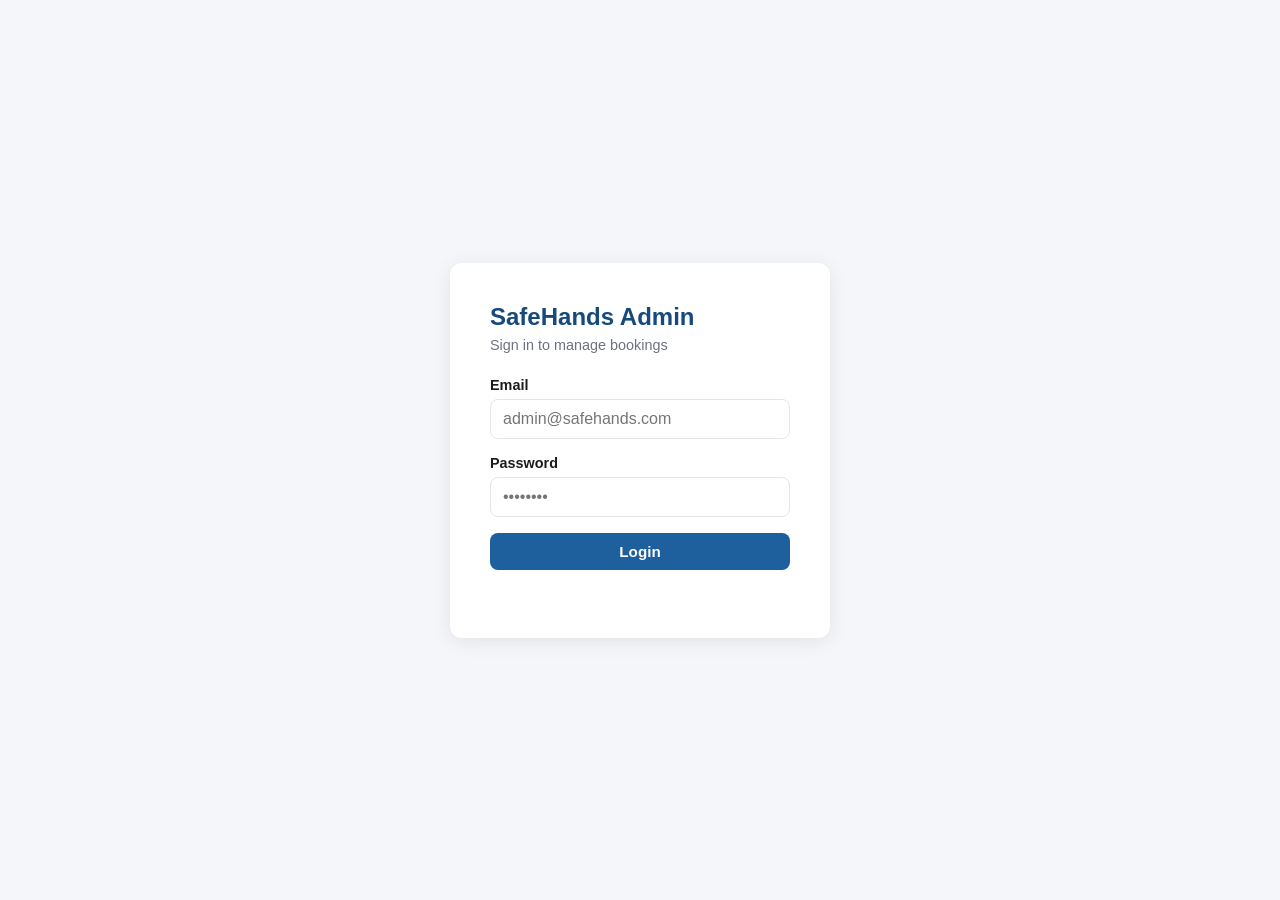
<file: public/admin/index.html>
<!DOCTYPE html>
<html lang="en">
<head>
  <meta charset="UTF-8">
  <meta name="viewport" content="width=device-width, initial-scale=1.0">
  <title>SafeHands Admin Dashboard</title>
  <link rel="stylesheet" href="admin.css">
</head>
<body>

  <!-- ===== Login Screen ===== -->
  <section id="login-screen" class="screen">
    <div class="login-box">
      <h1>SafeHands Admin</h1>
      <p class="subtitle">Sign in to manage bookings</p>

      <form id="login-form">
        <div class="form-group">
          <label for="email">Email</label>
          <input type="email" id="email" required placeholder="admin@safehands.com">
        </div>
        <div class="form-group">
          <label for="password">Password</label>
          <input type="password" id="password" required placeholder="••••••••">
        </div>
        <button type="submit" class="btn btn-primary">Login</button>
        <p id="login-error" class="error-text"></p>
      </form>
    </div>
  </section>

  <!-- ===== Dashboard Screen ===== -->
  <section id="dashboard-screen" class="screen hidden">
    <header class="dashboard-header">
      <h1>SafeHands Admin Dashboard</h1>
      <button id="logout-btn" class="btn btn-secondary">Logout</button>
    </header>

    <main class="dashboard-main">
      <div class="toolbar">
        <input type="text" id="search-input" placeholder="Search by client name..." aria-label="Search bookings by client name">
        <span id="results-count" class="results-count"></span>
      </div>

      <div id="status-message" class="status-message"></div>

      <div class="table-wrapper">
        <table id="bookings-table">
          <thead>
            <tr>
              <th>Client Name</th>
              <th>Package</th>
              <th>Date &amp; Time</th>
              <th>Status</th>
              <th>Action</th>
            </tr>
          </thead>
          <tbody id="bookings-tbody">
            <!-- Rows injected by JS -->
          </tbody>
        </table>
        <p id="empty-state" class="empty-state hidden">No bookings found.</p>
      </div>
    </main>
  </section>

  <script src="admin.js"></script>
</body>
</html>
</file>
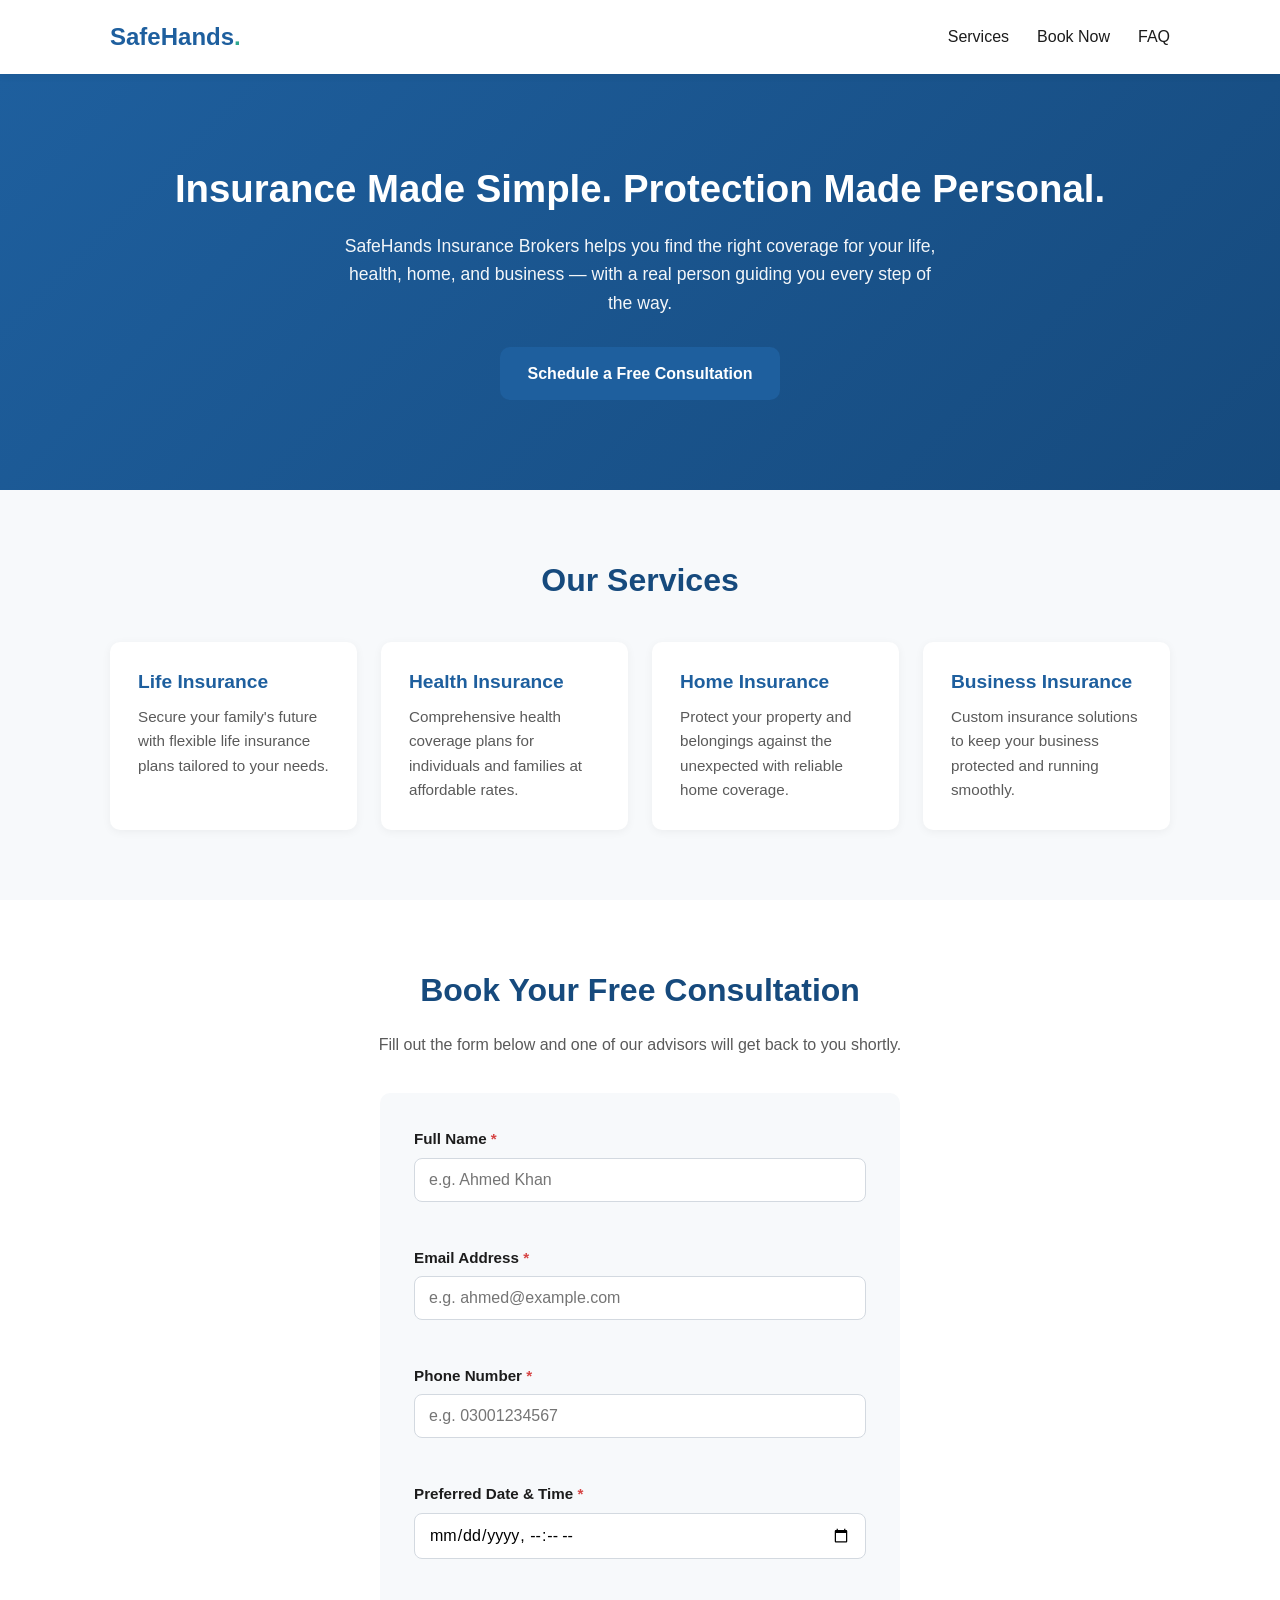
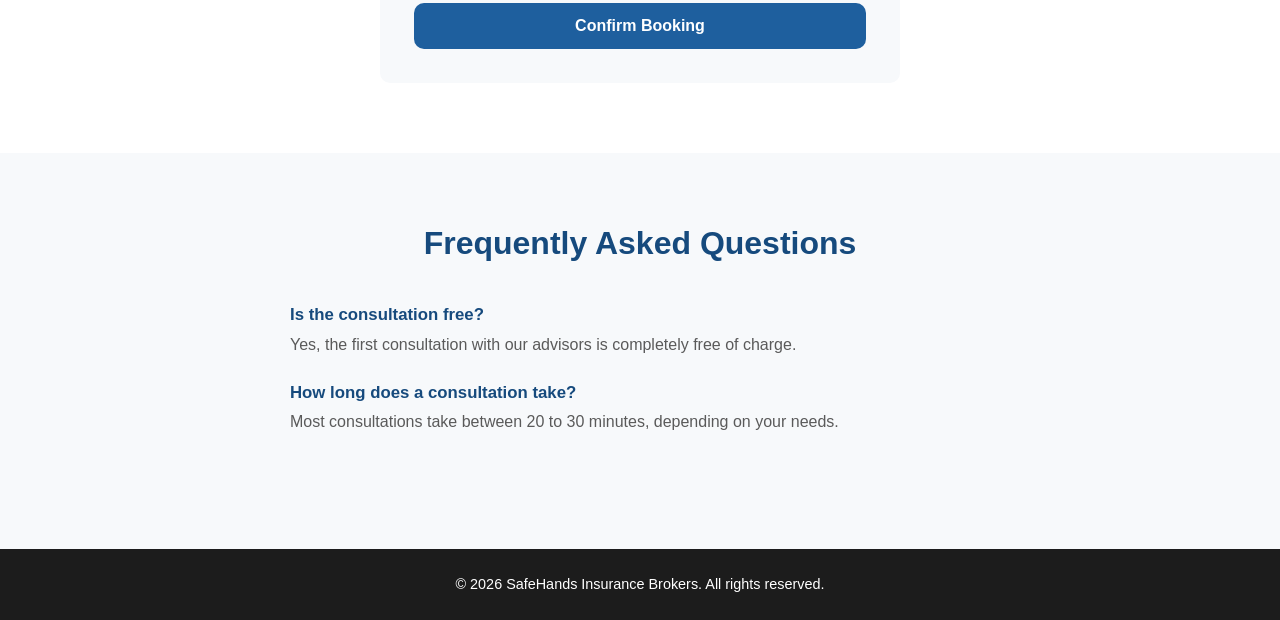
<file: public/landing/index.html>
<!DOCTYPE html>
<html lang="en">
<head>
  <meta charset="UTF-8">
  <meta name="viewport" content="width=device-width, initial-scale=1.0">
  <title>SafeHands Insurance Brokers | Book a Consultation</title>
  <meta name="description" content="SafeHands Insurance Brokers - schedule a free consultation with our insurance experts.">
  <link rel="stylesheet" href="css/style.css">
</head>
<body>

  <header class="site-header">
    <div class="container header-inner">
      <a href="#" class="logo">SafeHands<span>.</span></a>
      <nav aria-label="Main navigation">
        <ul class="nav-links">
          <li><a href="#services">Services</a></li>
          <li><a href="#booking">Book Now</a></li>
          <li><a href="#faq">FAQ</a></li>
        </ul>
      </nav>
    </div>
  </header>

  <main>
    <!-- Hero Section -->
    <section class="hero">
      <div class="container hero-content">
        <h1>Insurance Made Simple. Protection Made Personal.</h1>
        <p>SafeHands Insurance Brokers helps you find the right coverage for your life, health, home, and business — with a real person guiding you every step of the way.</p>
        <a href="#booking" class="btn btn-primary">Schedule a Free Consultation</a>
      </div>
    </section>

    <!-- Services Section -->
    <section id="services" class="services">
      <div class="container">
        <h2>Our Services</h2>
        <div class="services-grid">
          <article class="service-card">
            <h3>Life Insurance</h3>
            <p>Secure your family's future with flexible life insurance plans tailored to your needs.</p>
          </article>
          <article class="service-card">
            <h3>Health Insurance</h3>
            <p>Comprehensive health coverage plans for individuals and families at affordable rates.</p>
          </article>
          <article class="service-card">
            <h3>Home Insurance</h3>
            <p>Protect your property and belongings against the unexpected with reliable home coverage.</p>
          </article>
          <article class="service-card">
            <h3>Business Insurance</h3>
            <p>Custom insurance solutions to keep your business protected and running smoothly.</p>
          </article>
        </div>
      </div>
    </section>

    <!-- Booking Section -->
    <section id="booking" class="booking">
      <div class="container">
        <h2>Book Your Free Consultation</h2>
        <p class="booking-sub">Fill out the form below and one of our advisors will get back to you shortly.</p>

        <form id="booking-form" class="booking-form" novalidate>

          <div class="form-group">
            <label for="name">Full Name <span class="required">*</span></label>
            <input type="text" id="name" name="name" placeholder="e.g. Ahmed Khan" autocomplete="name" required>
            <span class="error-message" id="name-error"></span>
          </div>

          <div class="form-group">
            <label for="email">Email Address <span class="required">*</span></label>
            <input type="email" id="email" name="email" placeholder="e.g. ahmed@example.com" autocomplete="email" required>
            <span class="error-message" id="email-error"></span>
          </div>

          <div class="form-group">
            <label for="phone">Phone Number <span class="required">*</span></label>
            <input type="tel" id="phone" name="phone" placeholder="e.g. 03001234567" autocomplete="tel" required>
            <span class="error-message" id="phone-error"></span>
          </div>

          <div class="form-group">
            <label for="datetime">Preferred Date &amp; Time <span class="required">*</span></label>
            <input type="datetime-local" id="datetime" name="datetime" required>
            <span class="error-message" id="datetime-error"></span>
          </div>

          <button type="submit" class="btn btn-primary" id="submit-btn">Confirm Booking</button>

          <div id="form-status" class="form-status" role="status" aria-live="polite"></div>

        </form>
      </div>
    </section>

    <!-- FAQ Section -->
    <section id="faq" class="faq">
      <div class="container">
        <h2>Frequently Asked Questions</h2>
        <div class="faq-item">
          <h3>Is the consultation free?</h3>
          <p>Yes, the first consultation with our advisors is completely free of charge.</p>
        </div>
        <div class="faq-item">
          <h3>How long does a consultation take?</h3>
          <p>Most consultations take between 20 to 30 minutes, depending on your needs.</p>
        </div>
      </div>
    </section>
  </main>

  <footer class="site-footer">
    <div class="container">
      <p>&copy; 2026 SafeHands Insurance Brokers. All rights reserved.</p>
    </div>
  </footer>

  <script src="js/script.js"></script>
</body>
</html>
</file>
<file: public/admin/admin.css>
* {
  margin: 0;
  padding: 0;
  box-sizing: border-box;
}

:root {
  --primary: #1e5f9e;
  --primary-dark: #164a7d;
  --danger: #d64545;
  --danger-dark: #b73a3a;
  --bg: #f4f6f9;
  --white: #ffffff;
  --text-dark: #1c1c1c;
  --text-light: #6b7280;
  --border: #e2e5e9;
  --radius: 8px;
}

body {
  font-family: 'Segoe UI', Tahoma, Geneva, Verdana, sans-serif;
  background: var(--bg);
  color: var(--text-dark);
  min-height: 100vh;
}

.hidden {
  display: none !important;
}

.btn {
  padding: 10px 20px;
  border: none;
  border-radius: var(--radius);
  font-weight: 600;
  cursor: pointer;
  font-size: 0.95rem;
}

.btn-primary {
  background: var(--primary);
  color: var(--white);
  width: 100%;
}

.btn-primary:hover {
  background: var(--primary-dark);
}

.btn-secondary {
  background: var(--white);
  color: var(--text-dark);
  border: 1px solid var(--border);
}

.btn-secondary:hover {
  background: var(--bg);
}

/* ===== Login Screen ===== */
#login-screen {
  display: flex;
  align-items: center;
  justify-content: center;
  min-height: 100vh;
  padding: 20px;
}

.login-box {
  background: var(--white);
  padding: 40px;
  border-radius: 12px;
  box-shadow: 0 4px 20px rgba(0, 0, 0, 0.08);
  width: 100%;
  max-width: 380px;
}

.login-box h1 {
  color: var(--primary-dark);
  font-size: 1.5rem;
  margin-bottom: 6px;
}

.subtitle {
  color: var(--text-light);
  margin-bottom: 24px;
  font-size: 0.9rem;
}

.form-group {
  margin-bottom: 16px;
}

.form-group label {
  display: block;
  font-weight: 600;
  font-size: 0.9rem;
  margin-bottom: 6px;
}

.form-group input {
  width: 100%;
  padding: 10px 12px;
  border: 1px solid var(--border);
  border-radius: var(--radius);
  font-size: 1rem;
}

.form-group input:focus {
  outline: none;
  border-color: var(--primary);
}

.error-text {
  color: var(--danger);
  font-size: 0.85rem;
  margin-top: 10px;
  min-height: 18px;
}

/* ===== Dashboard Screen ===== */
.dashboard-header {
  background: var(--white);
  padding: 18px 24px;
  display: flex;
  justify-content: space-between;
  align-items: center;
  box-shadow: 0 2px 8px rgba(0, 0, 0, 0.05);
}

.dashboard-header h1 {
  font-size: 1.25rem;
  color: var(--primary-dark);
}

.dashboard-main {
  max-width: 1000px;
  margin: 0 auto;
  padding: 24px;
}

.toolbar {
  display: flex;
  justify-content: space-between;
  align-items: center;
  gap: 16px;
  margin-bottom: 16px;
  flex-wrap: wrap;
}

#search-input {
  flex: 1;
  min-width: 220px;
  padding: 10px 14px;
  border: 1px solid var(--border);
  border-radius: var(--radius);
  font-size: 0.95rem;
}

#search-input:focus {
  outline: none;
  border-color: var(--primary);
}

.results-count {
  color: var(--text-light);
  font-size: 0.9rem;
  white-space: nowrap;
}

.status-message {
  margin-bottom: 12px;
  padding: 10px 14px;
  border-radius: var(--radius);
  font-size: 0.9rem;
  display: none;
}

.status-message.success {
  display: block;
  background: rgba(46, 168, 143, 0.12);
  color: #1f8a73;
}

.status-message.error {
  display: block;
  background: rgba(214, 69, 69, 0.1);
  color: var(--danger);
}

.table-wrapper {
  background: var(--white);
  border-radius: 10px;
  overflow-x: auto;
  box-shadow: 0 2px 10px rgba(0, 0, 0, 0.04);
}

table {
  width: 100%;
  border-collapse: collapse;
  min-width: 600px;
}

thead {
  background: var(--bg);
}

th, td {
  text-align: left;
  padding: 14px 16px;
  font-size: 0.9rem;
  border-bottom: 1px solid var(--border);
}

th {
  color: var(--text-light);
  font-weight: 600;
  text-transform: uppercase;
  font-size: 0.75rem;
  letter-spacing: 0.03em;
}

tbody tr:last-child td {
  border-bottom: none;
}

tbody tr:hover {
  background: #fafbfc;
}

.status-badge {
  display: inline-block;
  padding: 4px 10px;
  border-radius: 20px;
  font-size: 0.75rem;
  font-weight: 600;
  text-transform: capitalize;
}

.status-pending {
  background: rgba(245, 166, 35, 0.15);
  color: #b67b16;
}

.status-confirmed {
  background: rgba(46, 168, 143, 0.15);
  color: #1f8a73;
}

.status-cancelled {
  background: rgba(214, 69, 69, 0.12);
  color: var(--danger);
}

.delete-btn {
  background: var(--danger);
  color: var(--white);
  border: none;
  padding: 6px 14px;
  border-radius: 6px;
  font-size: 0.8rem;
  cursor: pointer;
  font-weight: 600;
}

.delete-btn:hover {
  background: var(--danger-dark);
}

.delete-btn:disabled {
  opacity: 0.6;
  cursor: not-allowed;
}

.empty-state {
  text-align: center;
  padding: 40px 20px;
  color: var(--text-light);
}

/* ===== Responsive ===== */
@media (max-width: 640px) {
  .dashboard-header {
    flex-direction: column;
    gap: 12px;
    text-align: center;
  }

  .dashboard-main {
    padding: 16px;
  }

  .toolbar {
    flex-direction: column;
    align-items: stretch;
  }
}
</file>
<file: public/landing/css/style.css>
/* ===== Reset & Base ===== */
* {
  margin: 0;
  padding: 0;
  box-sizing: border-box;
}

:root {
  --primary: #1e5f9e;
  --primary-dark: #164a7d;
  --accent: #2ea88f;
  --text-dark: #1c1c1c;
  --text-light: #5a5a5a;
  --bg-light: #f7f9fb;
  --white: #ffffff;
  --error: #d64545;
  --success: #2ea88f;
  --radius: 10px;
}

body {
  font-family: 'Segoe UI', Tahoma, Geneva, Verdana, sans-serif;
  color: var(--text-dark);
  line-height: 1.6;
  background: var(--white);
}

.container {
  width: 100%;
  max-width: 1100px;
  margin: 0 auto;
  padding: 0 20px;
}

h1, h2, h3 {
  line-height: 1.3;
}

a {
  text-decoration: none;
  color: inherit;
}

ul {
  list-style: none;
}

.btn {
  display: inline-block;
  padding: 14px 28px;
  border-radius: var(--radius);
  font-weight: 600;
  cursor: pointer;
  border: none;
  font-size: 1rem;
  transition: background 0.2s ease, transform 0.15s ease;
}

.btn-primary {
  background: var(--primary);
  color: var(--white);
}

.btn-primary:hover {
  background: var(--primary-dark);
  transform: translateY(-2px);
}

/* ===== Header ===== */
.site-header {
  background: var(--white);
  box-shadow: 0 2px 8px rgba(0, 0, 0, 0.06);
  position: sticky;
  top: 0;
  z-index: 100;
}

.header-inner {
  display: flex;
  justify-content: space-between;
  align-items: center;
  padding: 18px 20px;
}

.logo {
  font-size: 1.5rem;
  font-weight: 700;
  color: var(--primary);
}

.logo span {
  color: var(--accent);
}

.nav-links {
  display: flex;
  gap: 28px;
}

.nav-links a {
  font-weight: 500;
  color: var(--text-dark);
}

.nav-links a:hover {
  color: var(--primary);
}

/* ===== Hero ===== */
.hero {
  background: linear-gradient(135deg, var(--primary) 0%, var(--primary-dark) 100%);
  color: var(--white);
  padding: 90px 0;
  text-align: center;
}

.hero-content h1 {
  font-size: 2.4rem;
  margin-bottom: 18px;
}

.hero-content p {
  max-width: 600px;
  margin: 0 auto 30px;
  font-size: 1.1rem;
  opacity: 0.95;
}

/* ===== Services ===== */
.services {
  padding: 70px 0;
  background: var(--bg-light);
}

.services h2,
.booking h2,
.faq h2 {
  text-align: center;
  font-size: 2rem;
  margin-bottom: 40px;
  color: var(--primary-dark);
}

.services-grid {
  display: grid;
  grid-template-columns: repeat(auto-fit, minmax(230px, 1fr));
  gap: 24px;
}

.service-card {
  background: var(--white);
  padding: 28px;
  border-radius: var(--radius);
  box-shadow: 0 2px 10px rgba(0, 0, 0, 0.05);
  transition: transform 0.2s ease;
}

.service-card:hover {
  transform: translateY(-5px);
}

.service-card h3 {
  color: var(--primary);
  margin-bottom: 10px;
  font-size: 1.2rem;
}

.service-card p {
  color: var(--text-light);
  font-size: 0.95rem;
}

/* ===== Booking Form ===== */
.booking {
  padding: 70px 0;
}

.booking-sub {
  text-align: center;
  color: var(--text-light);
  margin-bottom: 36px;
  margin-top: -20px;
}

.booking-form {
  max-width: 520px;
  margin: 0 auto;
  display: flex;
  flex-direction: column;
  gap: 20px;
  background: var(--bg-light);
  padding: 34px;
  border-radius: var(--radius);
}

.form-group {
  display: flex;
  flex-direction: column;
  gap: 6px;
}

.form-group label {
  font-weight: 600;
  font-size: 0.95rem;
}

.required {
  color: var(--error);
}

.form-group input {
  padding: 12px 14px;
  border: 1px solid #d3d9e0;
  border-radius: 8px;
  font-size: 1rem;
  font-family: inherit;
  background: var(--white);
}

.form-group input:focus {
  outline: none;
  border-color: var(--primary);
  box-shadow: 0 0 0 3px rgba(30, 95, 158, 0.15);
}

.form-group input.invalid {
  border-color: var(--error);
}

.error-message {
  color: var(--error);
  font-size: 0.85rem;
  min-height: 18px;
}

.form-status {
  text-align: center;
  padding: 12px;
  border-radius: 8px;
  font-weight: 500;
  display: none;
}

.form-status.success {
  display: block;
  background: rgba(46, 168, 143, 0.12);
  color: var(--success);
}

.form-status.error {
  display: block;
  background: rgba(214, 69, 69, 0.1);
  color: var(--error);
}

#submit-btn {
  width: 100%;
}

#submit-btn:disabled {
  opacity: 0.7;
  cursor: not-allowed;
}

/* ===== FAQ ===== */
.faq {
  padding: 70px 0 90px;
  background: var(--bg-light);
}

.faq-item {
  max-width: 700px;
  margin: 0 auto 24px;
}

.faq-item h3 {
  color: var(--primary-dark);
  margin-bottom: 6px;
  font-size: 1.05rem;
}

.faq-item p {
  color: var(--text-light);
}

/* ===== Footer ===== */
.site-footer {
  background: var(--text-dark);
  color: var(--white);
  text-align: center;
  padding: 24px 0;
  font-size: 0.9rem;
}

/* ===== Responsive ===== */
@media (max-width: 640px) {
  .header-inner {
    flex-direction: column;
    gap: 12px;
  }

  .nav-links {
    gap: 18px;
  }

  .hero {
    padding: 60px 0;
  }

  .hero-content h1 {
    font-size: 1.8rem;
  }

  .booking-form {
    padding: 24px;
  }

  .services h2,
  .booking h2,
  .faq h2 {
    font-size: 1.6rem;
  }
}
</file>
